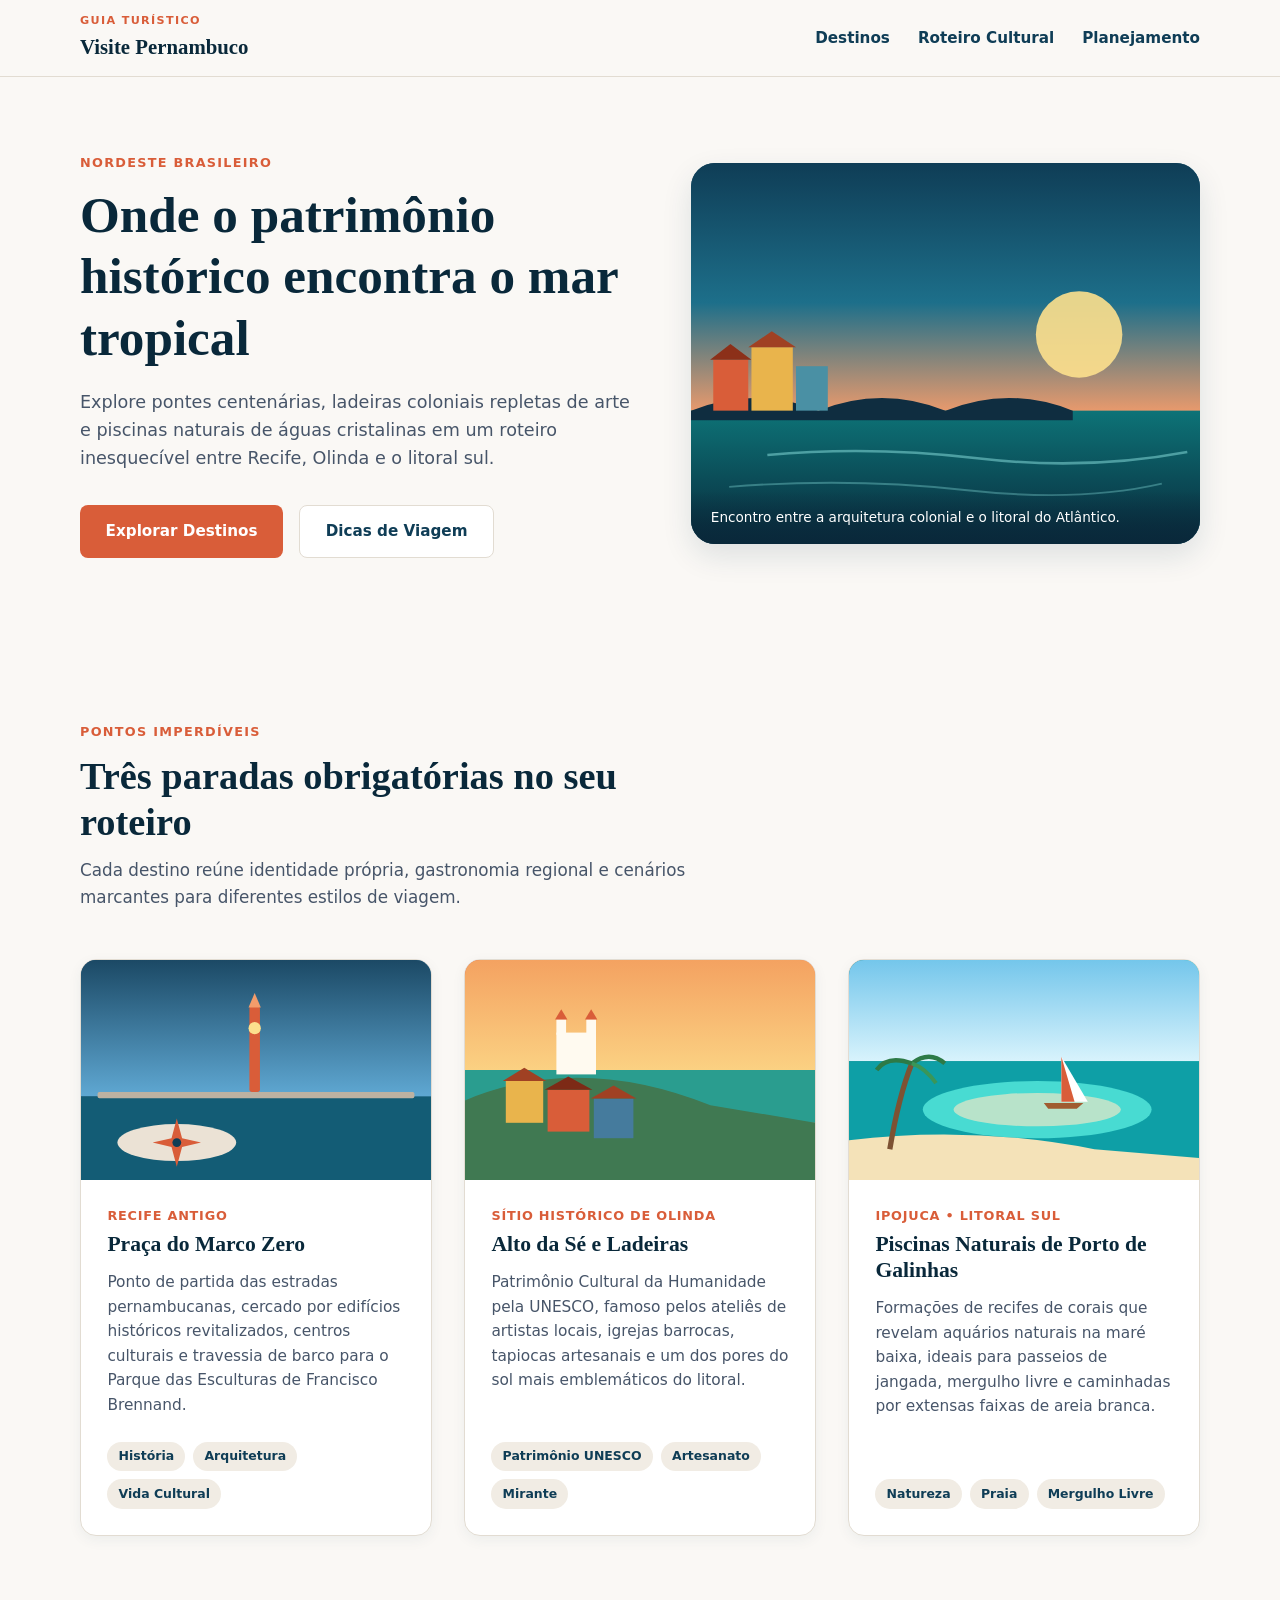
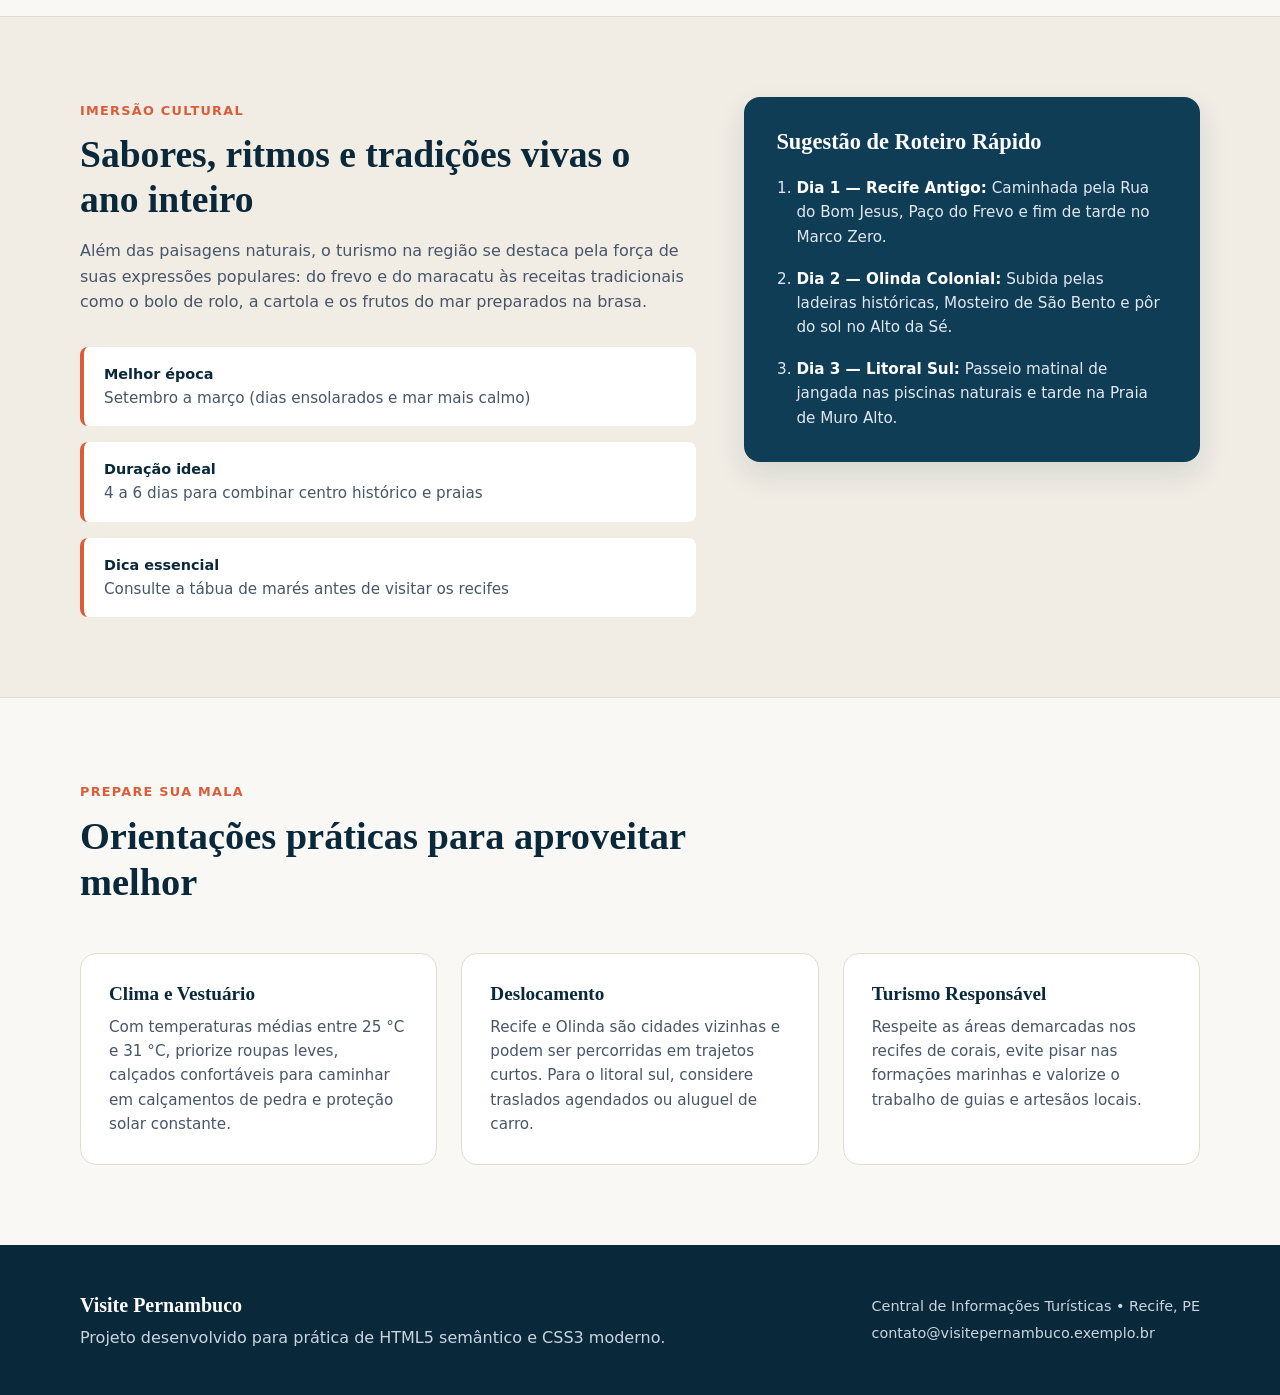
<file: index.html>
<!DOCTYPE html>
<html lang="pt-BR">
<head>
  <meta charset="UTF-8" />
  <meta name="viewport" content="width=device-width, initial-scale=1.0" />
  <meta
    name="description"
    content="Guia turístico com os principais destinos históricos, culturais e naturais de Recife, Olinda e litoral pernambucano."
  />
  <title>Visite Pernambuco — História, Cultura e Litoral</title>
  <link rel="stylesheet" href="style.css" />
</head>
<body>
  <!-- Cabeçalho e Navegação Principal -->
  <header class="site-header">
    <div class="container header-content">
      <a href="#" class="brand" aria-label="Página inicial Visite Pernambuco">
        <span class="brand-tag">Guia Turístico</span>
        <strong>Visite Pernambuco</strong>
      </a>

      <nav aria-label="Navegação principal">
        <ul class="nav-list">
          <li><a href="#destinos">Destinos</a></li>
          <li><a href="#destaque">Roteiro Cultural</a></li>
          <li><a href="#planejamento">Planejamento</a></li>
        </ul>
      </nav>
    </div>
  </header>

  <main>
    <!-- Seção Hero -->
    <section class="hero" aria-labelledby="hero-title">
      <div class="container hero-grid">
        <div class="hero-text">
          <span class="eyebrow">Nordeste Brasileiro</span>
          <h1 id="hero-title">Onde o patrimônio histórico encontra o mar tropical</h1>
          <p>
            Explore pontes centenárias, ladeiras coloniais repletas de arte e piscinas
            naturais de águas cristalinas em um roteiro inesquecível entre Recife,
            Olinda e o litoral sul.
          </p>
          <div class="hero-actions">
            <a href="#destinos" class="btn btn-primary">Explorar Destinos</a>
            <a href="#planejamento" class="btn btn-secondary">Dicas de Viagem</a>
          </div>
        </div>

        <figure class="hero-figure">
          <img
            src='data:image/svg+xml;utf8,<svg xmlns="http://www.w3.org/2000/svg" viewBox="0 0 800 600"><defs><linearGradient id="sky" x1="0" y1="0" x2="0" y2="1"><stop offset="0%" stop-color="rgb(15,61,86)"/><stop offset="55%" stop-color="rgb(29,111,138)"/><stop offset="100%" stop-color="rgb(243,156,107)"/></linearGradient><linearGradient id="sea" x1="0" y1="0" x2="0" y2="1"><stop offset="0%" stop-color="rgb(13,115,119)"/><stop offset="100%" stop-color="rgb(9,40,58)"/></linearGradient></defs><rect width="800" height="400" fill="url(%23sky)"/><circle cx="610" cy="270" r="68" fill="rgb(253,224,141)" opacity="0.9"/><rect y="390" width="800" height="210" fill="url(%23sea)"/><path d="M0 390 Q100 350 200 390 Q300 350 400 390 Q500 350 600 390 L600 405 L0 405 Z" fill="rgb(15,45,64)"/><rect x="35" y="310" width="55" height="80" fill="rgb(217,93,57)"/><polygon points="30,310 62,285 95,310" fill="rgb(140,48,25)"/><rect x="95" y="290" width="65" height="100" fill="rgb(233,180,76)"/><polygon points="90,290 127,265 165,290" fill="rgb(160,65,35)"/><rect x="165" y="320" width="50" height="70" fill="rgb(74,144,164)"/><path d="M120 460 Q280 445 450 465 T780 455" stroke="rgb(142,228,225)" stroke-width="4" fill="none" opacity="0.5"/><path d="M60 510 Q250 495 430 515 T740 505" stroke="rgb(142,228,225)" stroke-width="3" fill="none" opacity="0.35"/></svg>'
            alt="Ilustração panorâmica do litoral pernambucano ao entardecer com ponte histórica, casarios e mar atlântico"
          />
          <figcaption>
            Encontro entre a arquitetura colonial e o litoral do Atlântico.
          </figcaption>
        </figure>
      </div>
    </section>

    <!-- Seção de Destinos Turísticos -->
    <section id="destinos" class="section destinations" aria-labelledby="destinos-title">
      <div class="container">
        <header class="section-header">
          <span class="eyebrow">Pontos Imperdíveis</span>
          <h2 id="destinos-title">Três paradas obrigatórias no seu roteiro</h2>
          <p>
            Cada destino reúne identidade própria, gastronomia regional e cenários
            marcantes para diferentes estilos de viagem.
          </p>
        </header>

        <div class="cards-grid">
          <!-- Card 1 -->
          <article class="destination-card">
            <figure class="card-media media-recife">
              <img
                src='data:image/svg+xml;utf8,<svg xmlns="http://www.w3.org/2000/svg" viewBox="0 0 800 500"><defs><linearGradient id="g1" x1="0" y1="0" x2="0" y2="1"><stop offset="0%" stop-color="rgb(27,73,101)"/><stop offset="100%" stop-color="rgb(95,168,211)"/></linearGradient></defs><rect width="800" height="310" fill="url(%23g1)"/><rect y="310" width="800" height="190" fill="rgb(19,92,117)"/><rect x="40" y="300" width="720" height="14" rx="4" fill="rgb(189,178,162)"/><rect x="385" y="105" width="24" height="195" rx="6" fill="rgb(217,93,57)"/><polygon points="397,75 383,108 411,108" fill="rgb(243,156,107)"/><circle cx="397" cy="155" r="14" fill="rgb(253,224,141)"/><ellipse cx="220" cy="415" rx="135" ry="42" fill="rgb(235,226,213)"/><polygon points="220,360 232,405 275,415 232,425 220,470 208,425 165,415 208,405" fill="rgb(217,93,57)"/><circle cx="220" cy="415" r="10" fill="rgb(15,61,86)"/></svg>'
                alt="Ilustração da Praça do Marco Zero no Recife Antigo com a Rosa dos Ventos e o Parque das Esculturas ao fundo"
              />
            </figure>
            <div class="card-body">
              <span class="card-location">Recife Antigo</span>
              <h3>Praça do Marco Zero</h3>
              <p>
                Ponto de partida das estradas pernambucanas, cercado por edifícios
                históricos revitalizados, centros culturais e travessia de barco
                para o Parque das Esculturas de Francisco Brennand.
              </p>
              <ul class="tag-list" aria-label="Categorias do destino">
                <li>História</li>
                <li>Arquitetura</li>
                <li>Vida Cultural</li>
              </ul>
            </div>
          </article>

          <!-- Card 2 -->
          <article class="destination-card">
            <figure class="card-media media-olinda">
              <img
                src='data:image/svg+xml;utf8,<svg xmlns="http://www.w3.org/2000/svg" viewBox="0 0 800 500"><defs><linearGradient id="g2" x1="0" y1="0" x2="0" y2="1"><stop offset="0%" stop-color="rgb(244,162,97)"/><stop offset="100%" stop-color="rgb(253,224,141)"/></linearGradient></defs><rect width="800" height="330" fill="url(%23g2)"/><rect y="250" width="800" height="120" fill="rgb(42,157,143)"/><path d="M0 320 Q260 210 560 330 L800 370 L800 500 L0 500 Z" fill="rgb(64,121,82)"/><rect x="210" y="165" width="90" height="95" fill="rgb(255,250,240)"/><rect x="210" y="135" width="22" height="35" fill="rgb(255,250,240)"/><rect x="278" y="135" width="22" height="35" fill="rgb(255,250,240)"/><polygon points="207,135 221,112 235,135" fill="rgb(217,93,57)"/><polygon points="275,135 289,112 303,135" fill="rgb(217,93,57)"/><rect x="95" y="275" width="85" height="95" fill="rgb(233,180,76)"/><polygon points="88,275 137,245 187,275" fill="rgb(160,65,35)"/><rect x="190" y="295" width="95" height="95" fill="rgb(217,93,57)"/><polygon points="183,295 237,265 292,295" fill="rgb(125,42,22)"/><rect x="295" y="315" width="90" height="90" fill="rgb(69,123,157)"/><polygon points="288,315 340,285 392,315" fill="rgb(160,65,35)"/></svg>'
                alt="Ilustração dos casarios coloridos e vista panorâmica do Alto da Sé em Olinda com o mar ao horizonte"
              />
            </figure>
            <div class="card-body">
              <span class="card-location">Sítio Histórico de Olinda</span>
              <h3>Alto da Sé e Ladeiras</h3>
              <p>
                Patrimônio Cultural da Humanidade pela UNESCO, famoso pelos ateliês
                de artistas locais, igrejas barrocas, tapiocas artesanais e um dos
                pores do sol mais emblemáticos do litoral.
              </p>
              <ul class="tag-list" aria-label="Categorias do destino">
                <li>Patrimônio UNESCO</li>
                <li>Artesanato</li>
                <li>Mirante</li>
              </ul>
            </div>
          </article>

          <!-- Card 3 -->
          <article class="destination-card">
            <figure class="card-media media-porto">
              <img
                src='data:image/svg+xml;utf8,<svg xmlns="http://www.w3.org/2000/svg" viewBox="0 0 800 500"><defs><linearGradient id="g3" x1="0" y1="0" x2="0" y2="1"><stop offset="0%" stop-color="rgb(116,198,235)"/><stop offset="100%" stop-color="rgb(216,243,252)"/></linearGradient></defs><rect width="800" height="230" fill="url(%23g3)"/><rect y="230" width="800" height="270" fill="rgb(14,159,166)"/><ellipse cx="430" cy="340" rx="260" ry="65" fill="rgb(72,219,210)"/><ellipse cx="430" cy="340" rx="190" ry="38" fill="rgb(245,232,199)" opacity="0.65"/><path d="M0 410 Q280 375 560 430 L800 450 L800 500 L0 500 Z" fill="rgb(244,226,184)"/><path d="M95 430 Q115 310 145 235" stroke="rgb(125,82,51)" stroke-width="12" fill="none"/><path d="M145 235 Q90 215 65 250" stroke="rgb(45,122,71)" stroke-width="10" fill="none"/><path d="M145 235 Q185 205 220 235" stroke="rgb(45,122,71)" stroke-width="10" fill="none"/><path d="M145 235 Q175 245 200 280" stroke="rgb(58,150,88)" stroke-width="9" fill="none"/><polygon points="445,325 535,325 520,338 455,338" fill="rgb(160,92,48)"/><polygon points="485,220 485,322 545,322" fill="rgb(255,255,255)"/><polygon points="485,220 485,322 515,322" fill="rgb(217,93,57)"/></svg>'
                alt="Ilustração das piscinas naturais de Porto de Galinhas com águas azul-turquesa, coqueiro e jangada"
              />
            </figure>
            <div class="card-body">
              <span class="card-location">Ipojuca • Litoral Sul</span>
              <h3>Piscinas Naturais de Porto de Galinhas</h3>
              <p>
                Formações de recifes de corais que revelam aquários naturais na maré
                baixa, ideais para passeios de jangada, mergulho livre e caminhadas
                por extensas faixas de areia branca.
              </p>
              <ul class="tag-list" aria-label="Categorias do destino">
                <li>Natureza</li>
                <li>Praia</li>
                <li>Mergulho Livre</li>
              </ul>
            </div>
          </article>
        </div>
      </div>
    </section>

    <!-- Seção de Destaque Editorial -->
    <section id="destaque" class="section featured" aria-labelledby="destaque-title">
      <div class="container featured-grid">
        <div class="featured-content">
          <span class="eyebrow">Imersão Cultural</span>
          <h2 id="destaque-title">Sabores, ritmos e tradições vivas o ano inteiro</h2>
          <p>
            Além das paisagens naturais, o turismo na região se destaca pela força de
            suas expressões populares: do frevo e do maracatu às receitas tradicionais
            como o bolo de rolo, a cartola e os frutos do mar preparados na brasa.
          </p>

          <dl class="info-list">
            <div class="info-item">
              <dt>Melhor época</dt>
              <dd>Setembro a março (dias ensolarados e mar mais calmo)</dd>
            </div>
            <div class="info-item">
              <dt>Duração ideal</dt>
              <dd>4 a 6 dias para combinar centro histórico e praias</dd>
            </div>
            <div class="info-item">
              <dt>Dica essencial</dt>
              <dd>Consulte a tábua de marés antes de visitar os recifes</dd>
            </div>
          </dl>
        </div>

        <aside class="featured-card" aria-label="Sugestão de roteiro de 3 dias">
          <h3>Sugestão de Roteiro Rápido</h3>
          <ol class="itinerary-list">
            <li>
              <strong>Dia 1 — Recife Antigo:</strong> Caminhada pela Rua do Bom Jesus,
              Paço do Frevo e fim de tarde no Marco Zero.
            </li>
            <li>
              <strong>Dia 2 — Olinda Colonial:</strong> Subida pelas ladeiras históricas,
              Mosteiro de São Bento e pôr do sol no Alto da Sé.
            </li>
            <li>
              <strong>Dia 3 — Litoral Sul:</strong> Passeio matinal de jangada nas
              piscinas naturais e tarde na Praia de Muro Alto.
            </li>
          </ol>
        </aside>
      </div>
    </section>

    <!-- Seção de Planejamento -->
    <section id="planejamento" class="section tips" aria-labelledby="tips-title">
      <div class="container">
        <header class="section-header">
          <span class="eyebrow">Prepare sua Mala</span>
          <h2 id="tips-title">Orientações práticas para aproveitar melhor</h2>
        </header>

        <div class="tips-grid">
          <article class="tip-box">
            <h3>Clima e Vestuário</h3>
            <p>
              Com temperaturas médias entre 25 °C e 31 °C, priorize roupas leves,
              calçados confortáveis para caminhar em calçamentos de pedra e proteção
              solar constante.
            </p>
          </article>

          <article class="tip-box">
            <h3>Deslocamento</h3>
            <p>
              Recife e Olinda são cidades vizinhas e podem ser percorridas em trajetos
              curtos. Para o litoral sul, considere traslados agendados ou aluguel de
              carro.
            </p>
          </article>

          <article class="tip-box">
            <h3>Turismo Responsável</h3>
            <p>
              Respeite as áreas demarcadas nos recifes de corais, evite pisar nas
              formações marinhas e valorize o trabalho de guias e artesãos locais.
            </p>
          </article>
        </div>
      </div>
    </section>
  </main>

  <!-- Rodapé -->
  <footer class="site-footer">
    <div class="container footer-content">
      <div>
        <strong>Visite Pernambuco</strong>
        <p>Projeto desenvolvido para prática de HTML5 semântico e CSS3 moderno.</p>
      </div>

      <address class="footer-contact">
        <span>Central de Informações Turísticas • Recife, PE</span>
        <a href="#destinos">contato@visitepernambuco.exemplo.br</a>
      </address>
    </div>
  </footer>
</body>
</html>
</file>
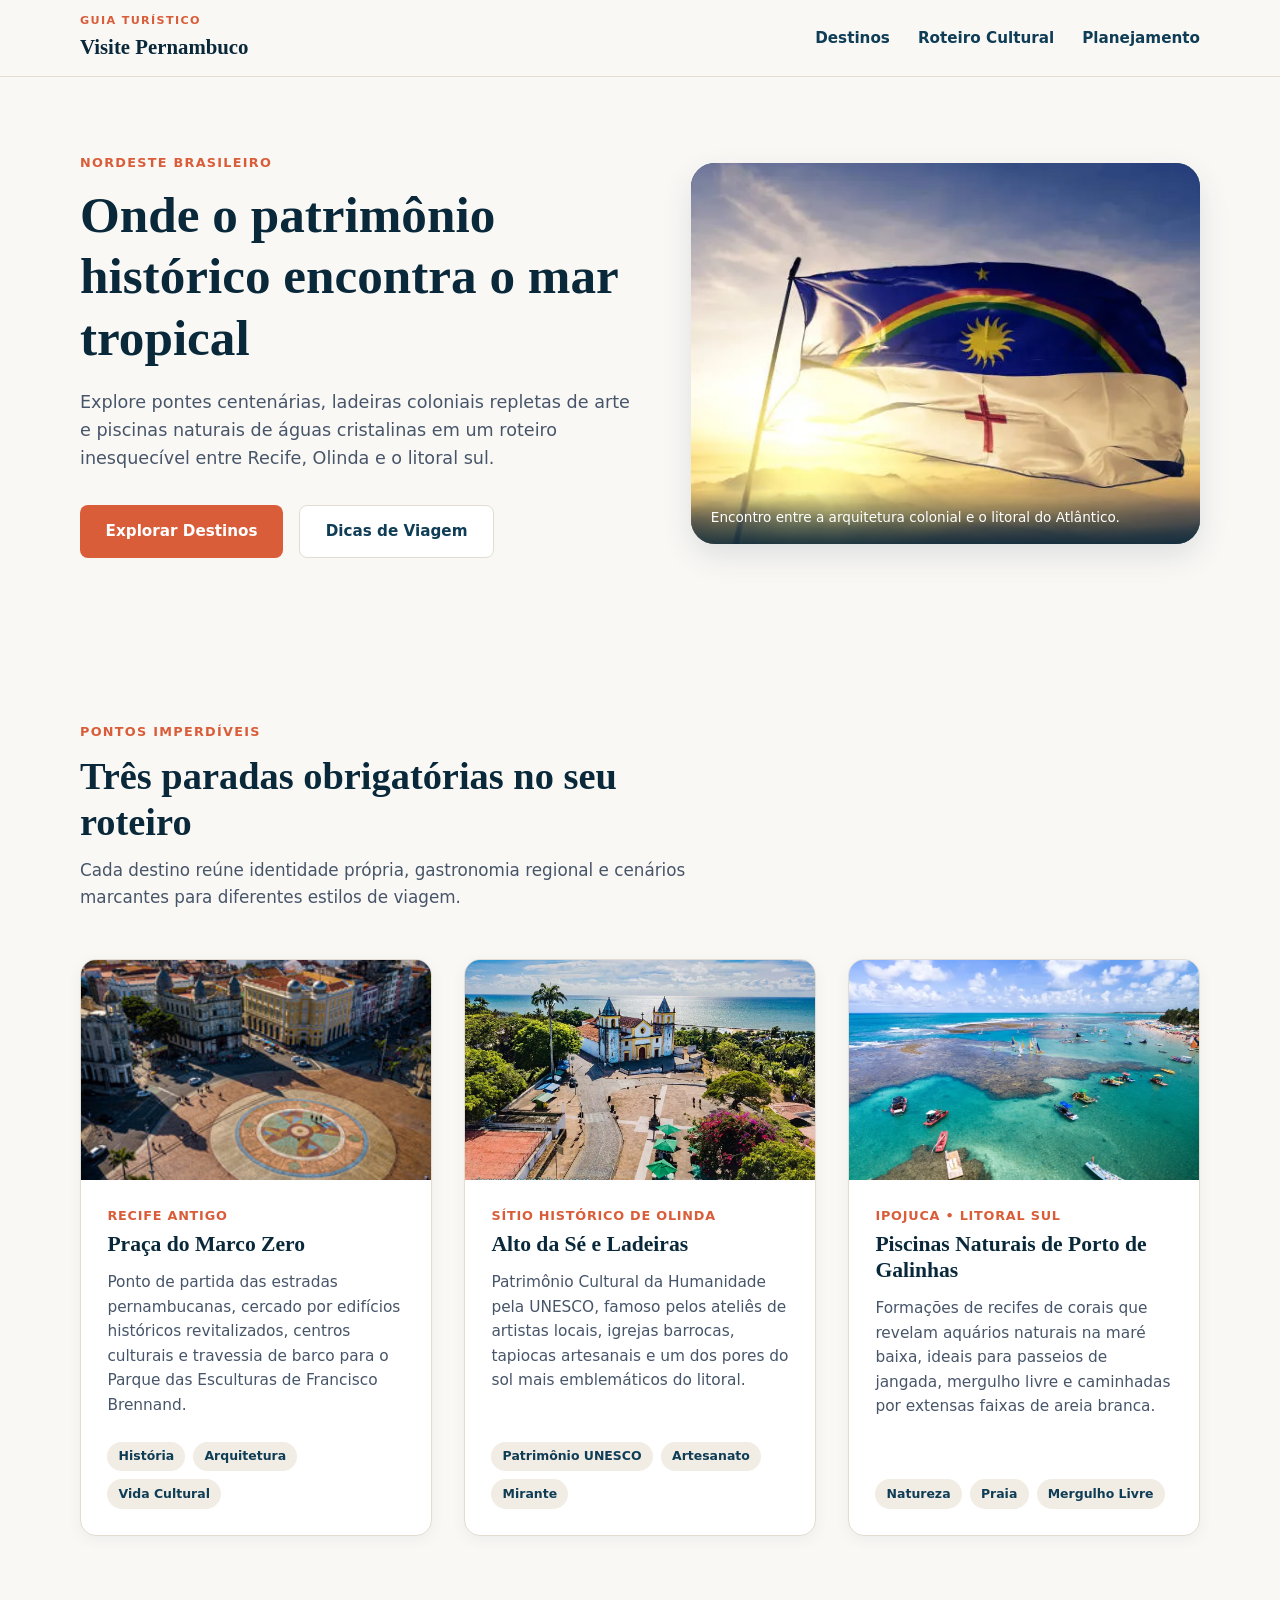
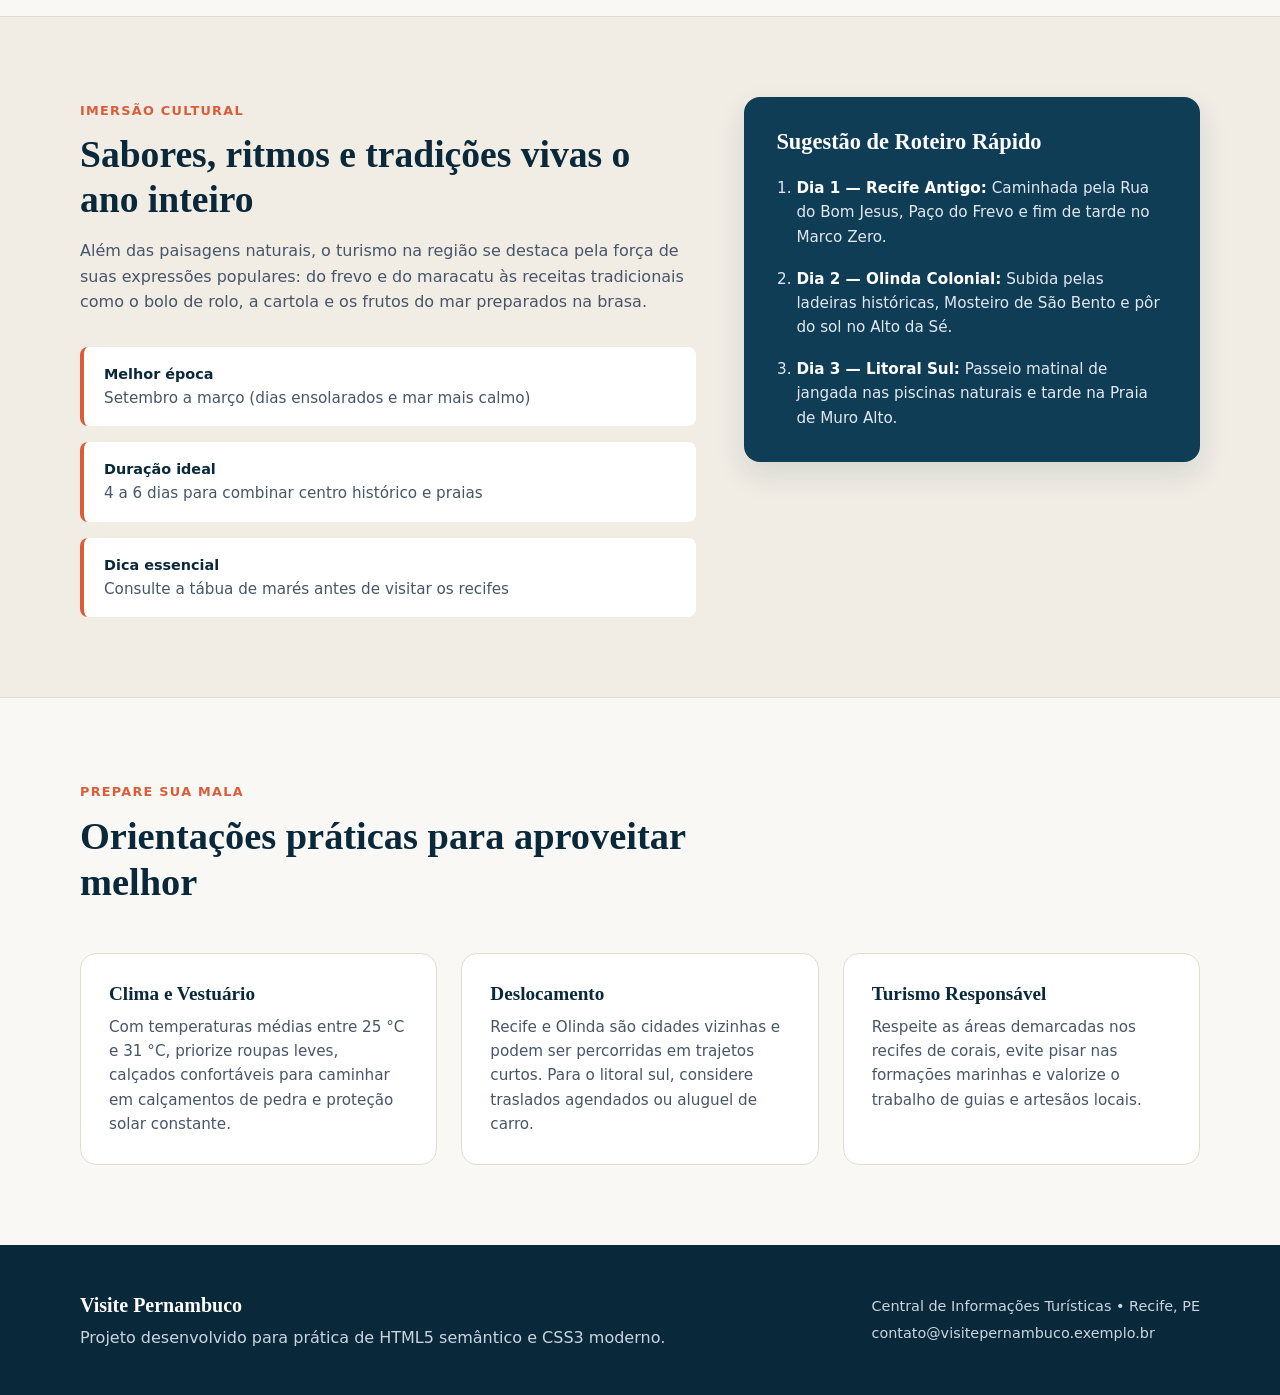
<file: Landing page.html>
<!DOCTYPE html>
<html lang="pt-BR">
<head>
  <meta charset="UTF-8" />
  <meta name="viewport" content="width=device-width, initial-scale=1.0" />
  <meta
    name="description"
    content="Guia turístico com os principais destinos históricos, culturais e naturais de Recife, Olinda e litoral pernambucano."
  />
  <title>Visite Pernambuco — História, Cultura e Litoral</title>
  <link rel="stylesheet" href="style.css" />
</head>
<body>

  <header class="site-header">
    <div class="container header-content">
      <a href="#" class="brand" aria-label="Página inicial Visite Pernambuco">
        <span class="brand-tag">Guia Turístico</span>
        <strong>Visite Pernambuco</strong>
      </a>

      <nav aria-label="Navegação principal">
        <ul class="nav-list">
          <li><a href="#destinos">Destinos</a></li>
          <li><a href="#destaque">Roteiro Cultural</a></li>
          <li><a href="#planejamento">Planejamento</a></li>
        </ul>
      </nav>
    </div>
  </header>

  <main>

    <section class="hero" aria-labelledby="hero-title">
      <div class="container hero-grid">
        <div class="hero-text">
          <span class="eyebrow">Nordeste Brasileiro</span>
          <h1 id="hero-title">Onde o patrimônio histórico encontra o mar tropical</h1>
          <p>
            Explore pontes centenárias, ladeiras coloniais repletas de arte e piscinas
            naturais de águas cristalinas em um roteiro inesquecível entre Recife,
            Olinda e o litoral sul.
          </p>
          <div class="hero-actions">
            <a href="#destinos" class="btn btn-primary">Explorar Destinos</a>
            <a href="#planejamento" class="btn btn-secondary">Dicas de Viagem</a>
          </div>
        </div>

        <figure class="hero-figure">
          <img
            src='assets/Bandeira de Pernambuco.webp'
            alt="Ilustração panorâmica do litoral pernambucano ao entardecer com ponte histórica, casarios e mar atlântico"
          />
          <figcaption>
            Encontro entre a arquitetura colonial e o litoral do Atlântico.
          </figcaption>
        </figure>
      </div>
    </section>

    <section id="destinos" class="section destinations" aria-labelledby="destinos-title">
      <div class="container">
        <header class="section-header">
          <span class="eyebrow">Pontos Imperdíveis</span>
          <h2 id="destinos-title">Três paradas obrigatórias no seu roteiro</h2>
          <p>
            Cada destino reúne identidade própria, gastronomia regional e cenários
            marcantes para diferentes estilos de viagem.
          </p>
        </header>

        <div class="cards-grid">
          <article class="destination-card">
            <figure class="card-media media-recife">
              <img
                src='assets/Marco Zero Recife.webp'
                alt="Ilustração da Praça do Marco Zero no Recife Antigo com a Rosa dos Ventos e o Parque das Esculturas ao fundo"
              />
            </figure>
            <div class="card-body">
              <span class="card-location">Recife Antigo</span>
              <h3>Praça do Marco Zero</h3>
              <p>
                Ponto de partida das estradas pernambucanas, cercado por edifícios
                históricos revitalizados, centros culturais e travessia de barco
                para o Parque das Esculturas de Francisco Brennand.
              </p>
              <ul class="tag-list" aria-label="Categorias do destino">
                <li>História</li>
                <li>Arquitetura</li>
                <li>Vida Cultural</li>
              </ul>
            </div>
          </article>

          <article class="destination-card">
            <figure class="card-media media-olinda">
              <img
                src='assets/alto-da-se-olinda.webp'
                alt="Ilustração dos casarios coloridos e vista panorâmica do Alto da Sé em Olinda com o mar ao horizonte"
              />
            </figure>
            <div class="card-body">
              <span class="card-location">Sítio Histórico de Olinda</span>
              <h3>Alto da Sé e Ladeiras</h3>
              <p>
                Patrimônio Cultural da Humanidade pela UNESCO, famoso pelos ateliês
                de artistas locais, igrejas barrocas, tapiocas artesanais e um dos
                pores do sol mais emblemáticos do litoral.
              </p>
              <ul class="tag-list" aria-label="Categorias do destino">
                <li>Patrimônio UNESCO</li>
                <li>Artesanato</li>
                <li>Mirante</li>
              </ul>
            </div>
          </article>

          <article class="destination-card">
            <figure class="card-media media-porto">
              <img
                src='assets/Porto de galinhas.webp'
                alt="Ilustração das piscinas naturais de Porto de Galinhas com águas azul-turquesa, coqueiro e jangada"
              />
            </figure>
            <div class="card-body">
              <span class="card-location">Ipojuca • Litoral Sul</span>
              <h3>Piscinas Naturais de Porto de Galinhas</h3>
              <p>
                Formações de recifes de corais que revelam aquários naturais na maré
                baixa, ideais para passeios de jangada, mergulho livre e caminhadas
                por extensas faixas de areia branca.
              </p>
              <ul class="tag-list" aria-label="Categorias do destino">
                <li>Natureza</li>
                <li>Praia</li>
                <li>Mergulho Livre</li>
              </ul>
            </div>
          </article>
        </div>
      </div>
    </section>

    <section id="destaque" class="section featured" aria-labelledby="destaque-title">
      <div class="container featured-grid">
        <div class="featured-content">
          <span class="eyebrow">Imersão Cultural</span>
          <h2 id="destaque-title">Sabores, ritmos e tradições vivas o ano inteiro</h2>
          <p>
            Além das paisagens naturais, o turismo na região se destaca pela força de
            suas expressões populares: do frevo e do maracatu às receitas tradicionais
            como o bolo de rolo, a cartola e os frutos do mar preparados na brasa.
          </p>

          <dl class="info-list">
            <div class="info-item">
              <dt>Melhor época</dt>
              <dd>Setembro a março (dias ensolarados e mar mais calmo)</dd>
            </div>
            <div class="info-item">
              <dt>Duração ideal</dt>
              <dd>4 a 6 dias para combinar centro histórico e praias</dd>
            </div>
            <div class="info-item">
              <dt>Dica essencial</dt>
              <dd>Consulte a tábua de marés antes de visitar os recifes</dd>
            </div>
          </dl>
        </div>

        <aside class="featured-card" aria-label="Sugestão de roteiro de 3 dias">
          <h3>Sugestão de Roteiro Rápido</h3>
          <ol class="itinerary-list">
            <li>
              <strong>Dia 1 — Recife Antigo:</strong> Caminhada pela Rua do Bom Jesus,
              Paço do Frevo e fim de tarde no Marco Zero.
            </li>
            <li>
              <strong>Dia 2 — Olinda Colonial:</strong> Subida pelas ladeiras históricas,
              Mosteiro de São Bento e pôr do sol no Alto da Sé.
            </li>
            <li>
              <strong>Dia 3 — Litoral Sul:</strong> Passeio matinal de jangada nas
              piscinas naturais e tarde na Praia de Muro Alto.
            </li>
          </ol>
        </aside>
      </div>
    </section>

    <section id="planejamento" class="section tips" aria-labelledby="tips-title">
      <div class="container">
        <header class="section-header">
          <span class="eyebrow">Prepare sua Mala</span>
          <h2 id="tips-title">Orientações práticas para aproveitar melhor</h2>
        </header>

        <div class="tips-grid">
          <article class="tip-box">
            <h3>Clima e Vestuário</h3>
            <p>
              Com temperaturas médias entre 25 °C e 31 °C, priorize roupas leves,
              calçados confortáveis para caminhar em calçamentos de pedra e proteção
              solar constante.
            </p>
          </article>

          <article class="tip-box">
            <h3>Deslocamento</h3>
            <p>
              Recife e Olinda são cidades vizinhas e podem ser percorridas em trajetos
              curtos. Para o litoral sul, considere traslados agendados ou aluguel de
              carro.
            </p>
          </article>

          <article class="tip-box">
            <h3>Turismo Responsável</h3>
            <p>
              Respeite as áreas demarcadas nos recifes de corais, evite pisar nas
              formações marinhas e valorize o trabalho de guias e artesãos locais.
            </p>
          </article>
        </div>
      </div>
    </section>
  </main>

  <footer class="site-footer">
    <div class="container footer-content">
      <div>
        <strong>Visite Pernambuco</strong>
        <p>Projeto desenvolvido para prática de HTML5 semântico e CSS3 moderno.</p>
      </div>

      <address class="footer-contact">
        <span>Central de Informações Turísticas • Recife, PE</span>
        <a href="#destinos">contato@visitepernambuco.exemplo.br</a>
      </address>
    </div>
  </footer>
</body>
</html>
</file>
<file: style.css>
/* =========================================
   1. Variáveis e Reset Base
   ========================================= */
:root {
  --color-bg: #faf8f5;
  --color-surface: #ffffff;
  --color-surface-alt: #f1ece4;
  --color-primary: #0f3d56;
  --color-primary-dark: #09283a;
  --color-accent: #d95d39;
  --color-accent-hover: #be4b2a;
  --color-text: #1e293b;
  --color-text-muted: #475569;
  --color-border: #e2dcd2;

  --font-sans: system-ui, -apple-system, "Segoe UI", Roboto, Helvetica, Arial, sans-serif;
  --font-serif: Georgia, "Times New Roman", serif;

  --radius-sm: 8px;
  --radius-md: 16px;
  --radius-lg: 24px;

  --shadow-sm: 0 4px 14px rgba(15, 61, 86, 0.06);
  --shadow-md: 0 12px 30px rgba(15, 61, 86, 0.12);
  --transition: 0.25s ease;
}

*,
*::before,
*::after {
  box-sizing: border-box;
  margin: 0;
  padding: 0;
}

html {
  scroll-behavior: smooth;
}

body {
  font-family: var(--font-sans);
  background-color: var(--color-bg);
  color: var(--color-text);
  line-height: 1.6;
  -webkit-font-smoothing: antialiased;
}

img {
  display: block;
  width: 100%;
  height: 100%;
  object-fit: cover;
}

a {
  color: inherit;
  text-decoration: none;
}

a:focus-visible {
  outline: 3px solid var(--color-accent);
  outline-offset: 3px;
  border-radius: 4px;
}

/* =========================================
   2. Utilitários de Layout e Tipografia
   ========================================= */
.container {
  width: min(1120px, 92%);
  margin-inline: auto;
}

.section {
  padding-block: 5rem;
}

.eyebrow {
  display: inline-block;
  font-size: 0.8rem;
  font-weight: 700;
  letter-spacing: 0.1em;
  text-transform: uppercase;
  color: var(--color-accent);
  margin-bottom: 0.65rem;
}

h1,
h2,
h3 {
  font-family: var(--font-serif);
  color: var(--color-primary-dark);
  line-height: 1.2;
}

.section-header {
  max-width: 640px;
  margin-bottom: 3rem;
}

.section-header h2 {
  font-size: clamp(1.85rem, 3vw, 2.5rem);
  margin-bottom: 0.75rem;
}

.section-header p {
  color: var(--color-text-muted);
  font-size: 1.05rem;
}

/* =========================================
   3. Cabeçalho e Navegação
   ========================================= */
.site-header {
  position: sticky;
  top: 0;
  z-index: 100;
  background-color: rgba(250, 248, 245, 0.92);
  backdrop-filter: blur(10px);
  border-bottom: 1px solid var(--color-border);
}

.header-content {
  display: flex;
  align-items: center;
  justify-content: space-between;
  gap: 1.5rem;
  min-height: 4.75rem;
}

.brand {
  display: flex;
  flex-direction: column;
}

.brand-tag {
  font-size: 0.7rem;
  text-transform: uppercase;
  letter-spacing: 0.12em;
  color: var(--color-accent);
  font-weight: 700;
}

.brand strong {
  font-family: var(--font-serif);
  font-size: 1.3rem;
  color: var(--color-primary-dark);
}

.nav-list {
  display: flex;
  align-items: center;
  gap: 1.75rem;
  list-style: none;
}

.nav-list a {
  font-weight: 600;
  font-size: 0.95rem;
  color: var(--color-primary);
  transition: color var(--transition);
}

.nav-list a:hover {
  color: var(--color-accent);
}

/* =========================================
   4. Seção Hero
   ========================================= */
.hero {
  padding-block: 4.5rem 5rem;
}

.hero-grid {
  display: grid;
  grid-template-columns: 1.05fr 0.95fr;
  align-items: center;
  gap: 3rem;
}

.hero-text h1 {
  font-size: clamp(2.25rem, 4vw, 3.35rem);
  margin-bottom: 1.25rem;
}

.hero-text p {
  font-size: 1.1rem;
  color: var(--color-text-muted);
  margin-bottom: 2rem;
  max-width: 54ch;
}

.hero-actions {
  display: flex;
  flex-wrap: wrap;
  gap: 1rem;
}

.btn {
  display: inline-flex;
  align-items: center;
  justify-content: center;
  padding: 0.85rem 1.6rem;
  border-radius: var(--radius-sm);
  font-weight: 600;
  font-size: 0.95rem;
  transition: background-color var(--transition), transform var(--transition);
}

.btn:hover {
  transform: translateY(-2px);
}

.btn-primary {
  background-color: var(--color-accent);
  color: #ffffff;
}

.btn-primary:hover {
  background-color: var(--color-accent-hover);
}

.btn-secondary {
  background-color: var(--color-surface);
  color: var(--color-primary);
  border: 1px solid var(--color-border);
}

.btn-secondary:hover {
  background-color: var(--color-surface-alt);
}

.hero-figure {
  background: linear-gradient(135deg, #0f3d56, #1d6f8a);
  border-radius: var(--radius-lg);
  overflow: hidden;
  box-shadow: var(--shadow-md);
  aspect-ratio: 4 / 3;
  position: relative;
}

.hero-figure figcaption {
  position: absolute;
  inset: auto 0 0 0;
  padding: 1rem 1.25rem;
  font-size: 0.85rem;
  color: #ffffff;
  background: linear-gradient(to top, rgba(9, 40, 58, 0.85), transparent);
}

/* =========================================
   5. Cards de Destinos
   ========================================= */
.cards-grid {
  display: grid;
  grid-template-columns: repeat(auto-fit, minmax(300px, 1fr));
  gap: 2rem;
}

.destination-card {
  background-color: var(--color-surface);
  border: 1px solid var(--color-border);
  border-radius: var(--radius-md);
  overflow: hidden;
  box-shadow: var(--shadow-sm);
  display: flex;
  flex-direction: column;
  transition: transform var(--transition), box-shadow var(--transition);
}

.destination-card:hover {
  transform: translateY(-5px);
  box-shadow: var(--shadow-md);
}

.card-media {
  height: 220px;
  overflow: hidden;
}

/* Gradientes de apoio caso as imagens locais ainda não tenham sido adicionadas */
.media-recife {
  background: linear-gradient(135deg, #1b4965, #5fa8d3);
}

.media-olinda {
  background: linear-gradient(135deg, #d95d39, #f39c6b);
}

.media-porto {
  background: linear-gradient(135deg, #0d7377, #32e0c4);
}

.card-body {
  padding: 1.65rem;
  display: flex;
  flex-direction: column;
  flex: 1;
}

.card-location {
  font-size: 0.8rem;
  font-weight: 700;
  color: var(--color-accent);
  text-transform: uppercase;
  letter-spacing: 0.06em;
  margin-bottom: 0.35rem;
}

.card-body h3 {
  font-size: 1.35rem;
  margin-bottom: 0.75rem;
}

.card-body p {
  color: var(--color-text-muted);
  font-size: 0.96rem;
  margin-bottom: 1.5rem;
  flex: 1;
}

.tag-list {
  display: flex;
  flex-wrap: wrap;
  gap: 0.5rem;
  list-style: none;
}

.tag-list li {
  font-size: 0.78rem;
  font-weight: 600;
  color: var(--color-primary);
  background-color: var(--color-surface-alt);
  padding: 0.3rem 0.7rem;
  border-radius: 999px;
}

/* =========================================
   6. Destaque Cultural e Roteiro
   ========================================= */
.featured {
  background-color: var(--color-surface-alt);
  border-block: 1px solid var(--color-border);
}

.featured-grid {
  display: grid;
  grid-template-columns: 1.15fr 0.85fr;
  align-items: start;
  gap: 3rem;
}

.featured-content h2 {
  font-size: clamp(1.8rem, 3vw, 2.35rem);
  margin-bottom: 1rem;
}

.featured-content > p {
  color: var(--color-text-muted);
  margin-bottom: 2rem;
}

.info-list {
  display: grid;
  gap: 1rem;
}

.info-item {
  background-color: var(--color-surface);
  padding: 1rem 1.25rem;
  border-radius: var(--radius-sm);
  border-left: 4px solid var(--color-accent);
}

.info-item dt {
  font-weight: 700;
  font-size: 0.9rem;
  color: var(--color-primary-dark);
}

.info-item dd {
  color: var(--color-text-muted);
  font-size: 0.95rem;
}

.featured-card {
  background-color: var(--color-primary);
  color: #ffffff;
  padding: 2rem;
  border-radius: var(--radius-md);
  box-shadow: var(--shadow-md);
}

.featured-card h3 {
  color: #ffffff;
  font-size: 1.4rem;
  margin-bottom: 1.25rem;
}

.itinerary-list {
  padding-left: 1.25rem;
  display: grid;
  gap: 1.1rem;
}

.itinerary-list li {
  color: #e2e8f0;
  font-size: 0.95rem;
}

.itinerary-list strong {
  color: #ffffff;
}

/* =========================================
   7. Dicas de Planejamento
   ========================================= */
.tips-grid {
  display: grid;
  grid-template-columns: repeat(auto-fit, minmax(260px, 1fr));
  gap: 1.5rem;
}

.tip-box {
  background-color: var(--color-surface);
  border: 1px solid var(--color-border);
  border-radius: var(--radius-md);
  padding: 1.75rem;
}

.tip-box h3 {
  font-size: 1.2rem;
  margin-bottom: 0.6rem;
}

.tip-box p {
  color: var(--color-text-muted);
  font-size: 0.95rem;
}

/* =========================================
   8. Rodapé
   ========================================= */
.site-footer {
  background-color: var(--color-primary-dark);
  color: #cbd5e1;
  padding-block: 2.75rem;
}

.footer-content {
  display: flex;
  flex-wrap: wrap;
  justify-content: space-between;
  align-items: center;
  gap: 1.5rem;
}

.site-footer strong {
  display: block;
  font-family: var(--font-serif);
  font-size: 1.25rem;
  color: #ffffff;
  margin-bottom: 0.25rem;
}

.footer-contact {
  font-style: normal;
  display: flex;
  flex-direction: column;
  gap: 0.25rem;
  font-size: 0.9rem;
}

/* =========================================
   9. Responsividade
   ========================================= */
@media (max-width: 860px) {
  .hero-grid,
  .featured-grid {
    grid-template-columns: 1fr;
  }

  .hero {
    padding-block: 3rem 3.5rem;
  }

  .section {
    padding-block: 3.75rem;
  }
}

@media (max-width: 540px) {
  .header-content {
    flex-direction: column;
    padding-block: 0.85rem;
  }

  .nav-list {
    gap: 1.15rem;
  }

  .btn {
    width: 100%;
  }
}
</file>
